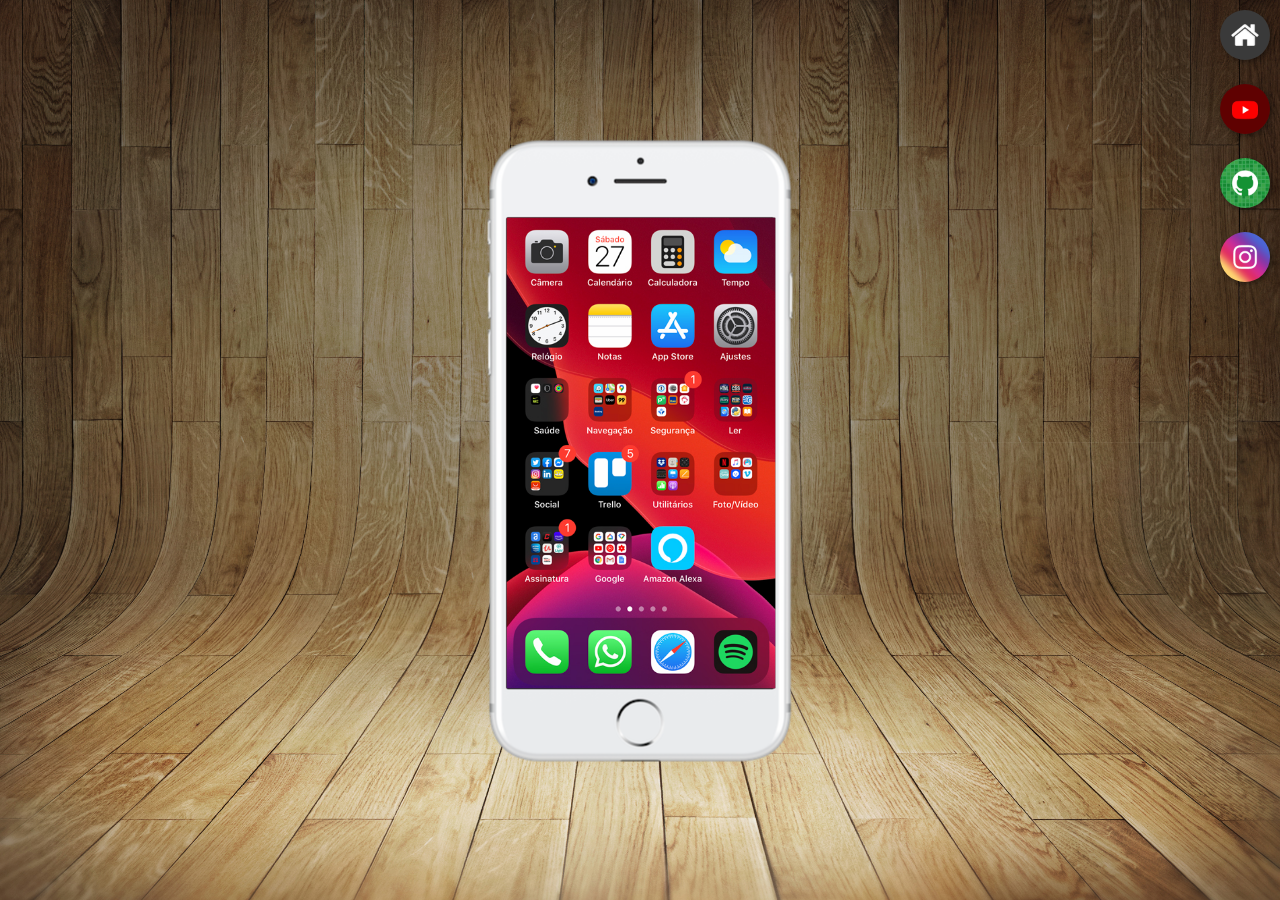
<file: index.html>
<!DOCTYPE html>
<html lang="pt-br">
<head>
    <meta charset="UTF-8">
    <meta name="viewport" content="width=device-width, initial-scale=1.0">
    <link rel="shortcut icon" href="favicon.ico" type="image/x-icon">
    <link rel="stylesheet" href="style.css">
    <title>Minhas redes</title>

</head>
<body>
    <main>
        <section id="telefone">
            <iframe src="home.html" name="tela" id="tela" frameborder="0"></iframe>

        </section>

        <section id="redes">

            <a href="home.html" target="tela"> <img src="imagens/logo-home.jpg" alt="home"></a> <br>
            <a href="youtube.html" target="tela"> <img src="imagens/logo-youtube.jpg" alt="youtube"></a> <br>
            <a href="github.html" target="tela"> <img src="imagens/logo-github.jpg" alt="github"></a> <br>
            <a href="insta.html" target="tela"> <img src="imagens/logo-instagram.jpg" alt="instagram"></a> <br>
            
        </section>
    </main>
    
</body>
</html>
</file>
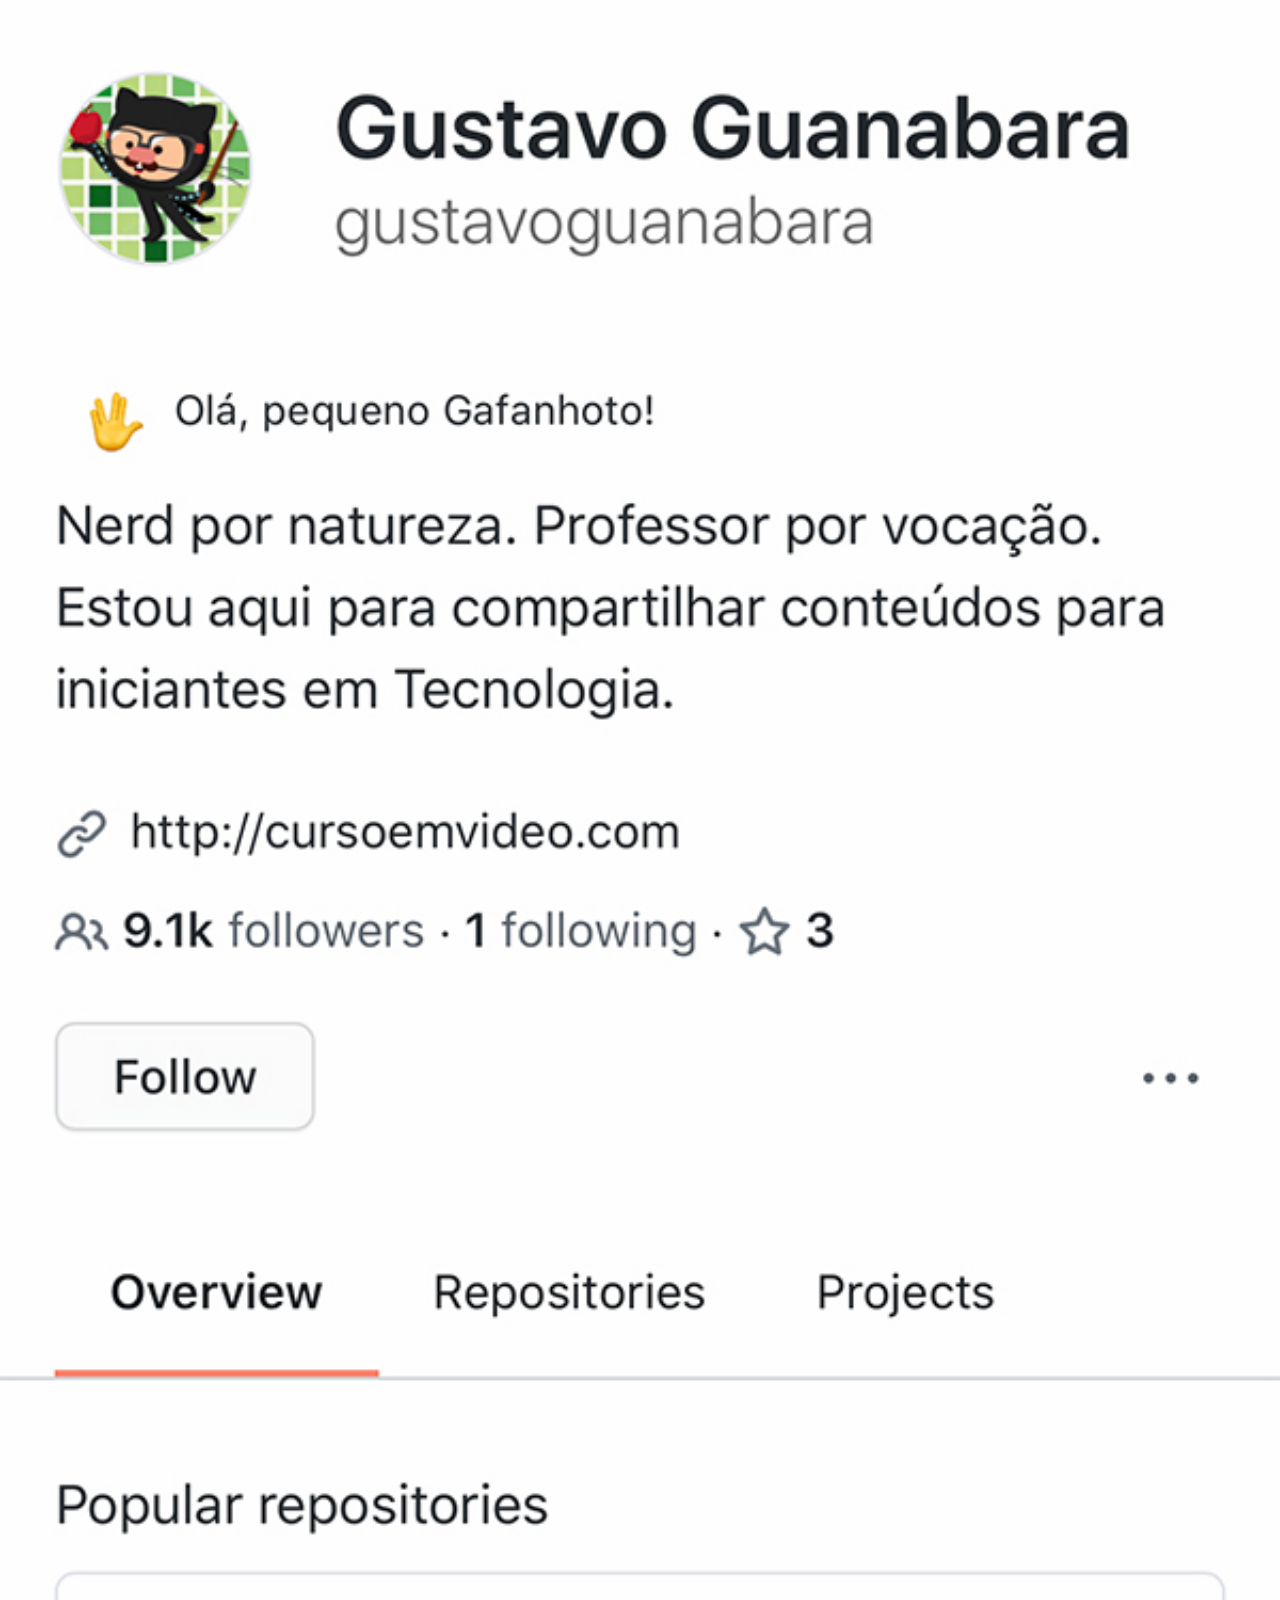
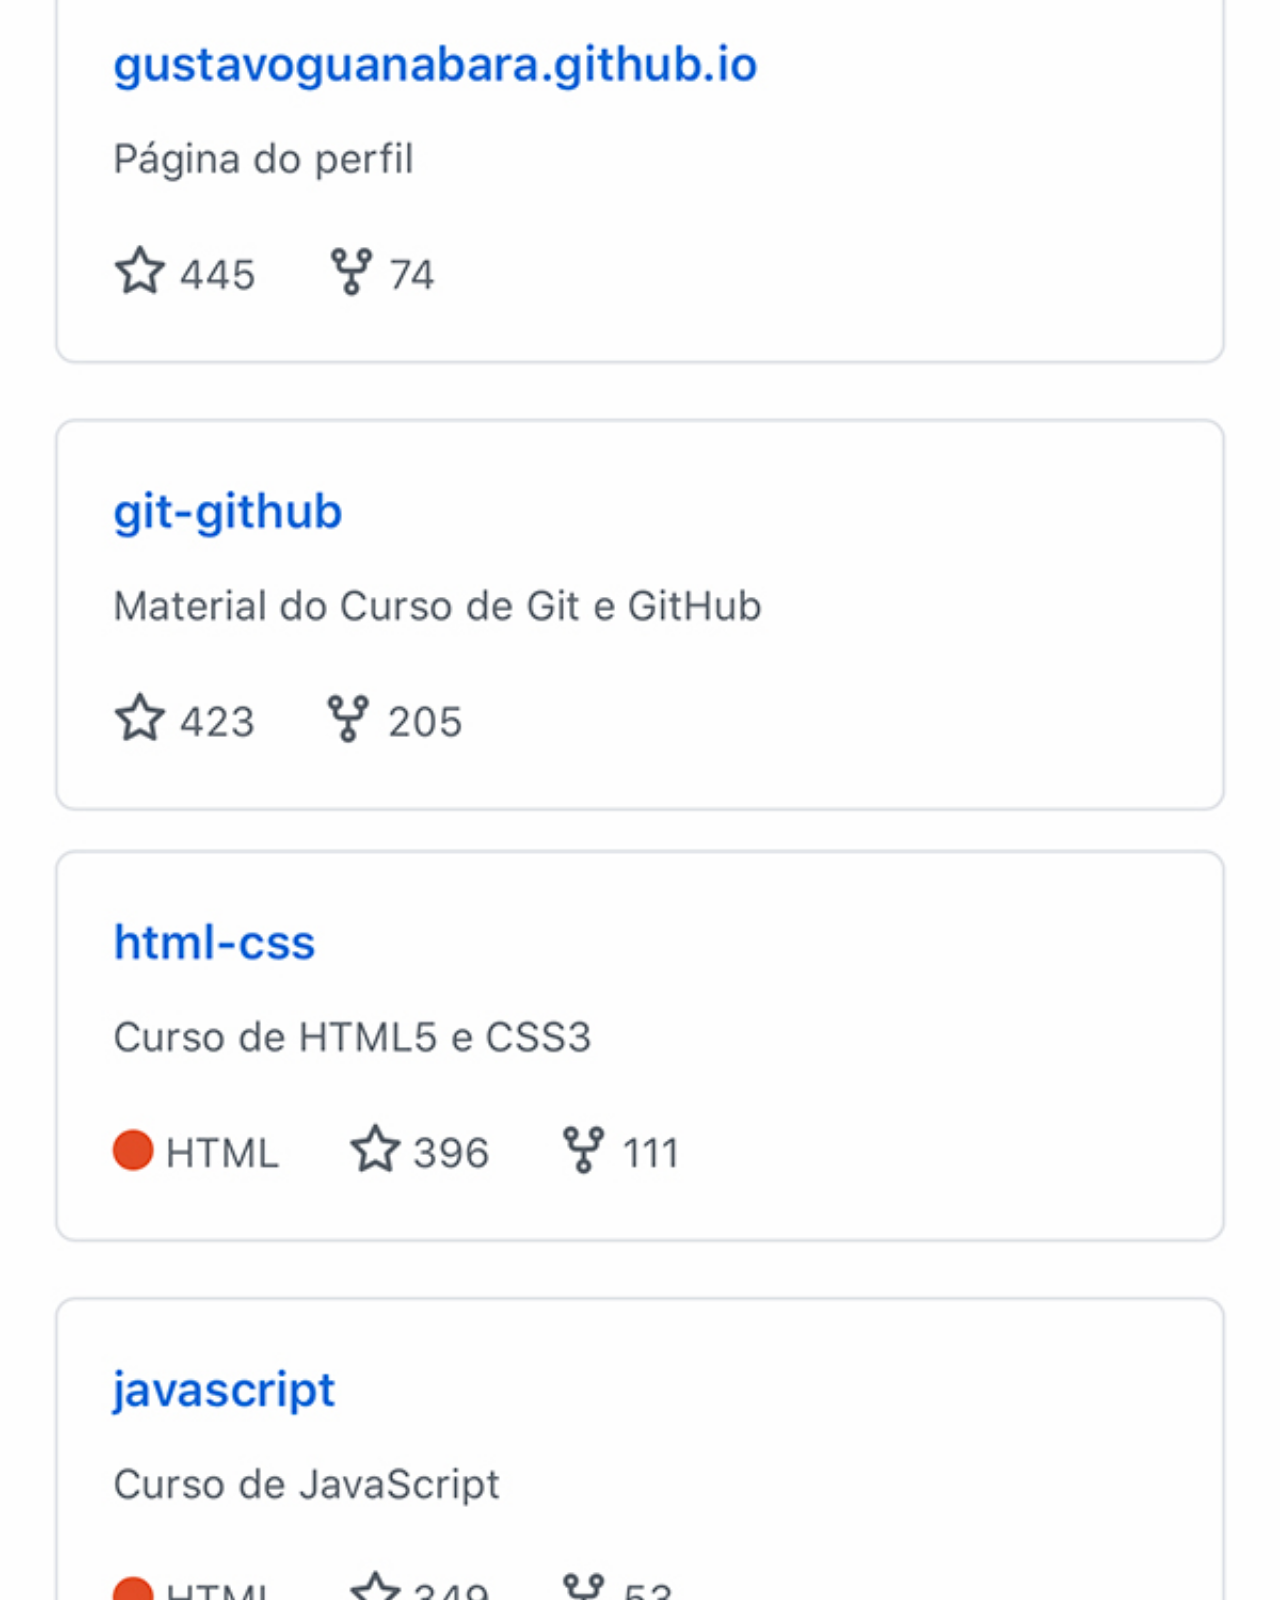
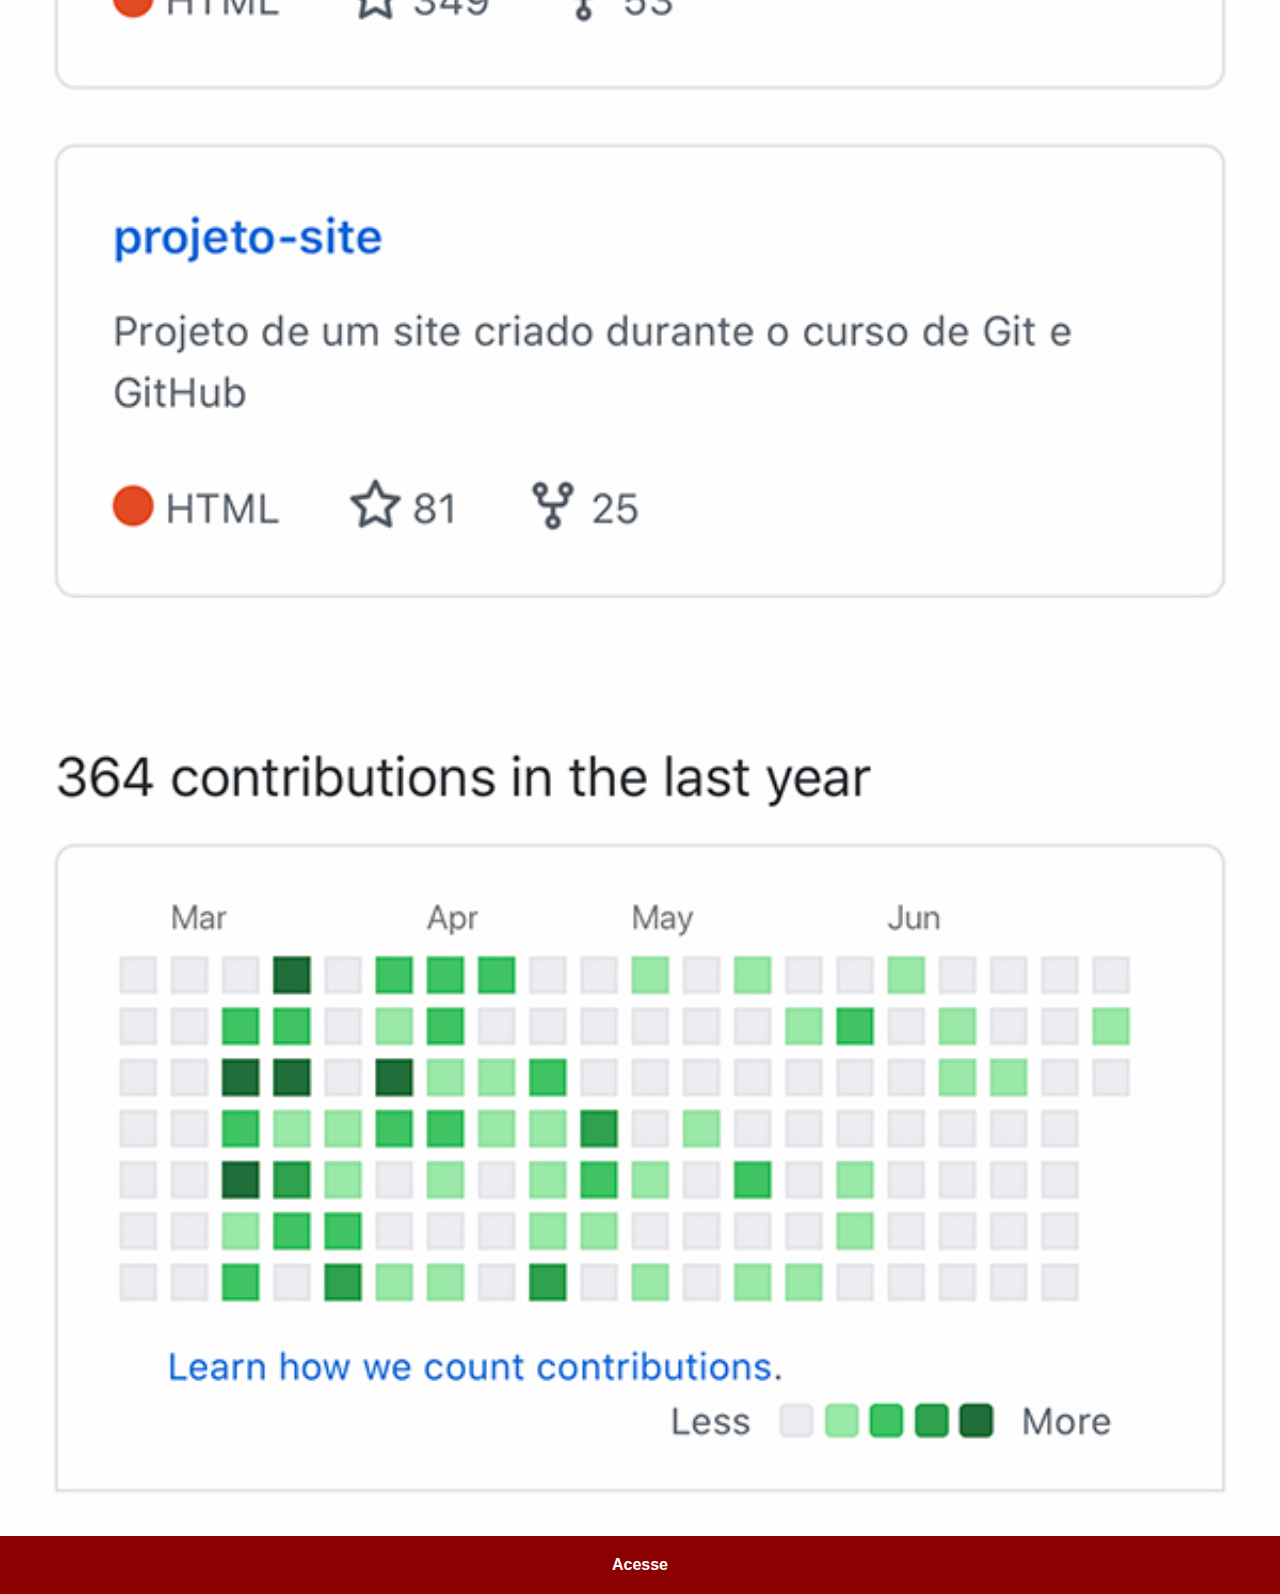
<file: github.html>
<!DOCTYPE html>
<html lang="pt-br">
<head>
    <meta charset="UTF-8">
    <meta name="viewport" content="width=device-width, initial-scale=1.0">
    <title>github</title>
    <link rel="stylesheet" href="redes.css">
</head>
<body>
    <img src="imagens/tela-github.jpg" alt="Github">
    <a href="https://github.com/1joaovdf" target="_blank"> Acesse</a>
    
</body>
</html>
</file>
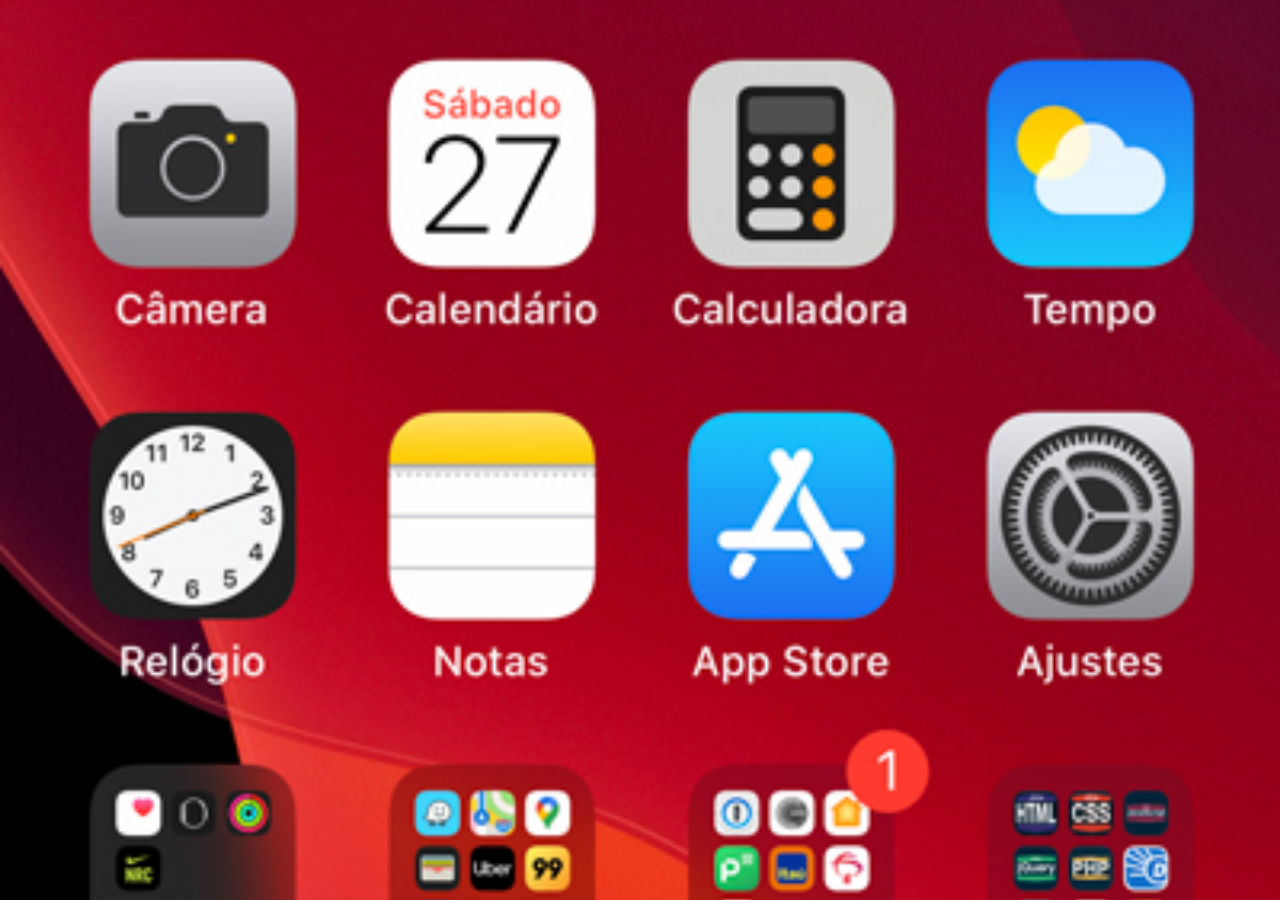
<file: home.html>
<!DOCTYPE html>
<html lang="pt-br">
<head>
    <meta charset="UTF-8">
    <meta name="viewport" content="width=device-width, initial-scale=1.0">
    <title>Home</title>
</head>
    <style>
    *{
    padding: 0px;
    margin: 0px;
    }

    body{
        width: 100vw;
        height: 100vh;
        background: black url('imagens/tela-home.jpg') no-repeat top center;
        background-size: cover;

    }
      
    </style>

<body>
    
</body>
</html>
</file>
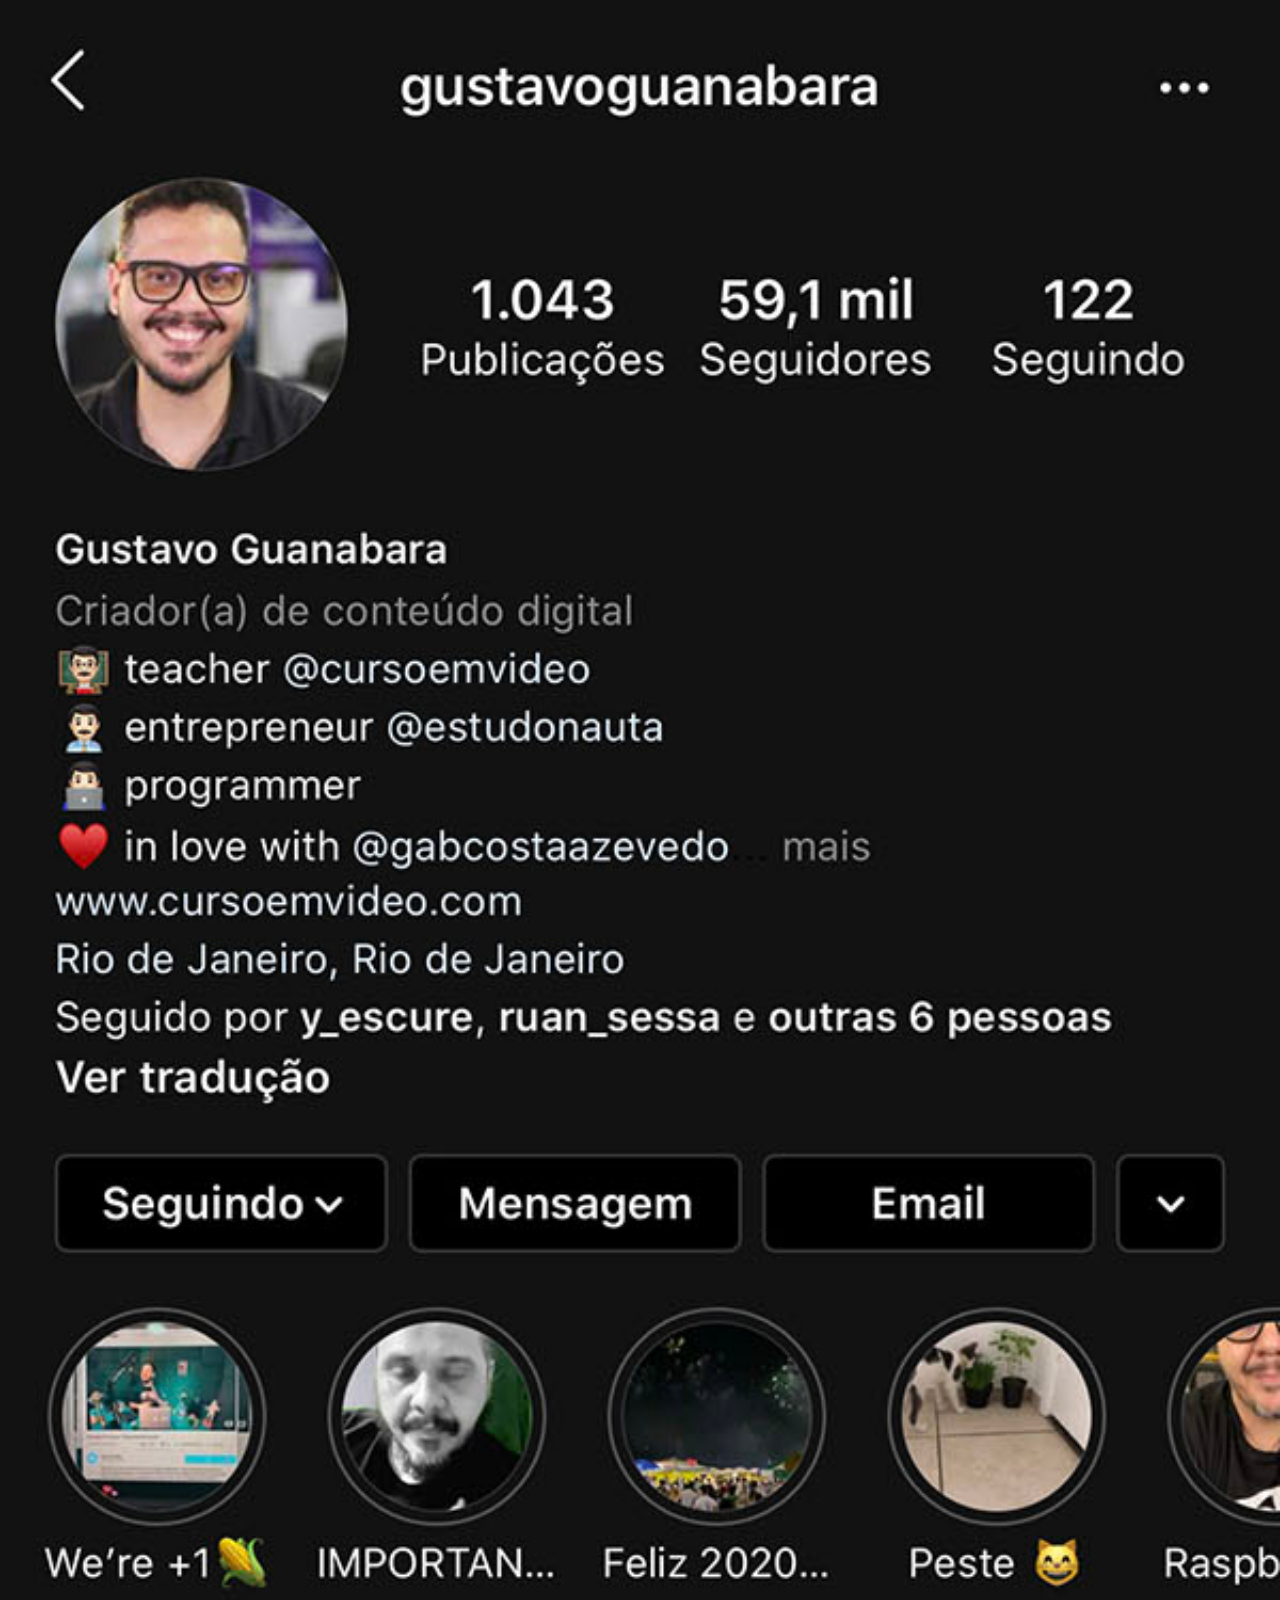
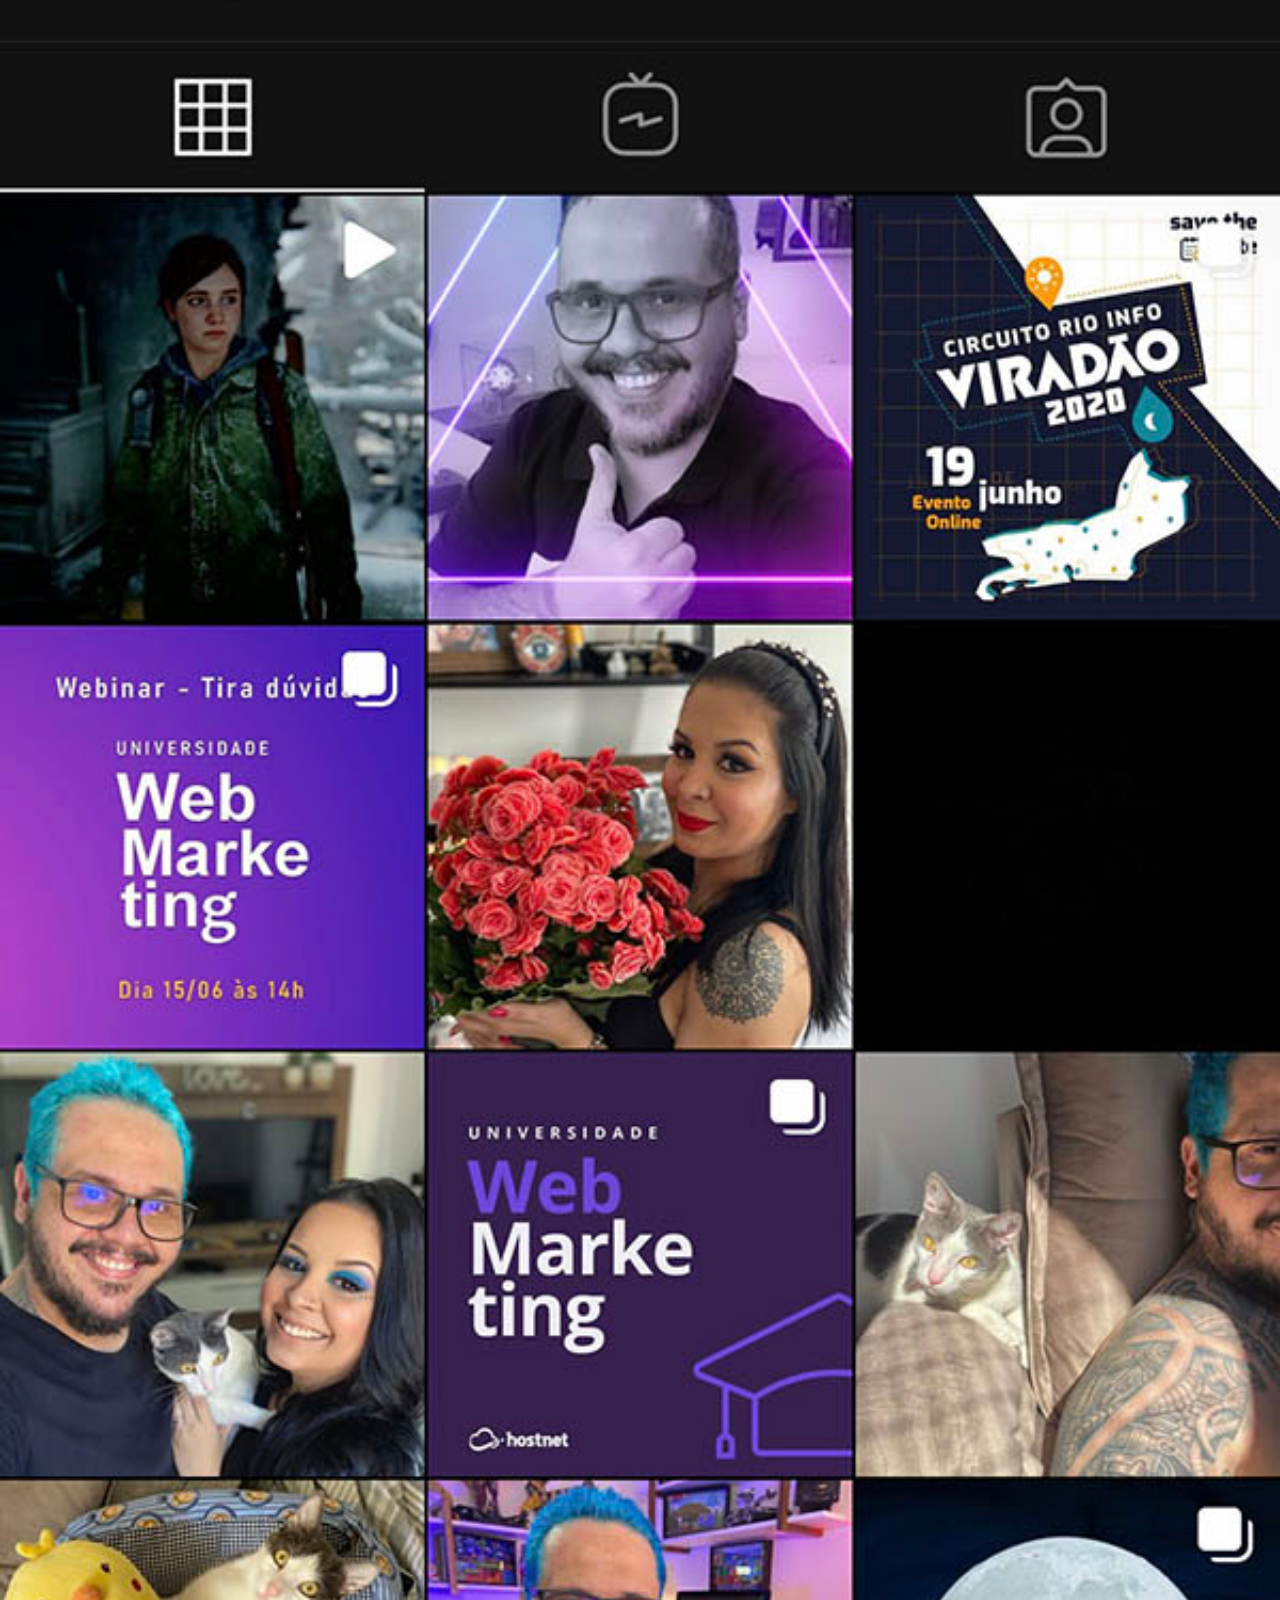
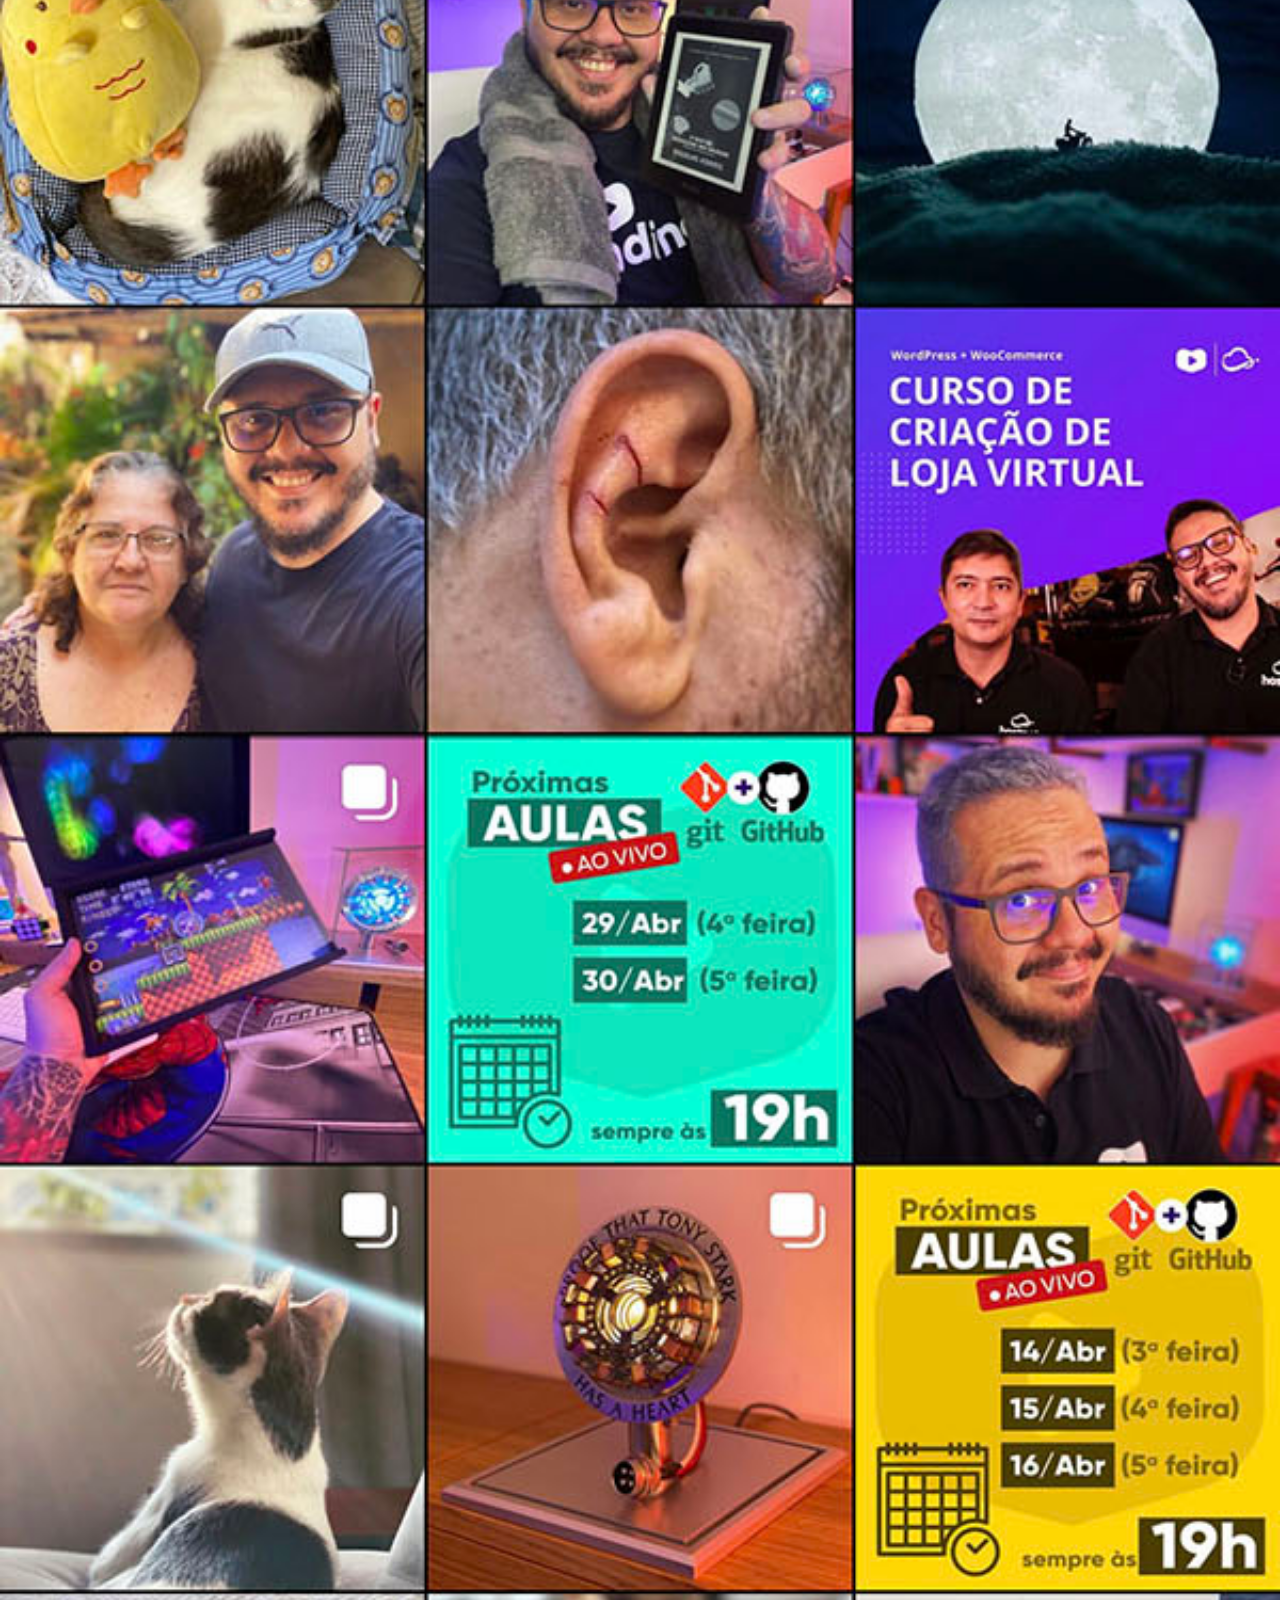
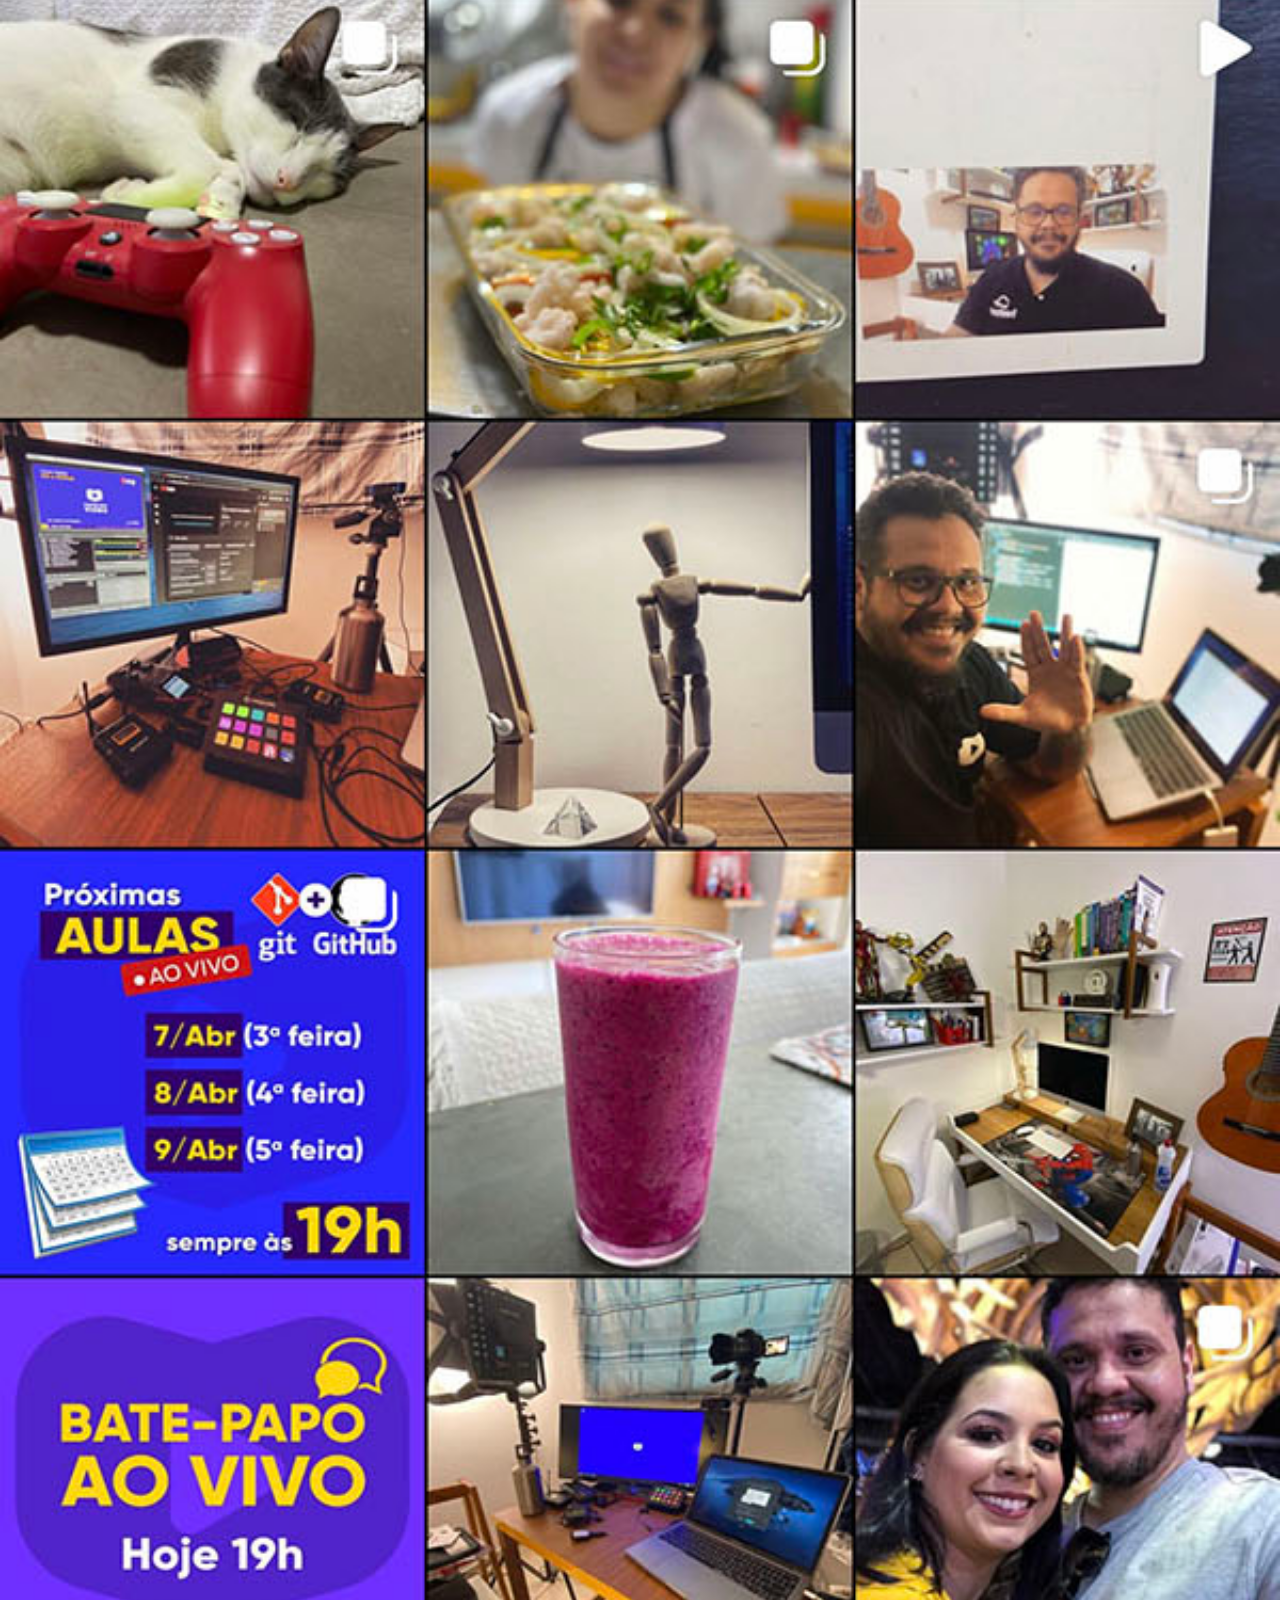
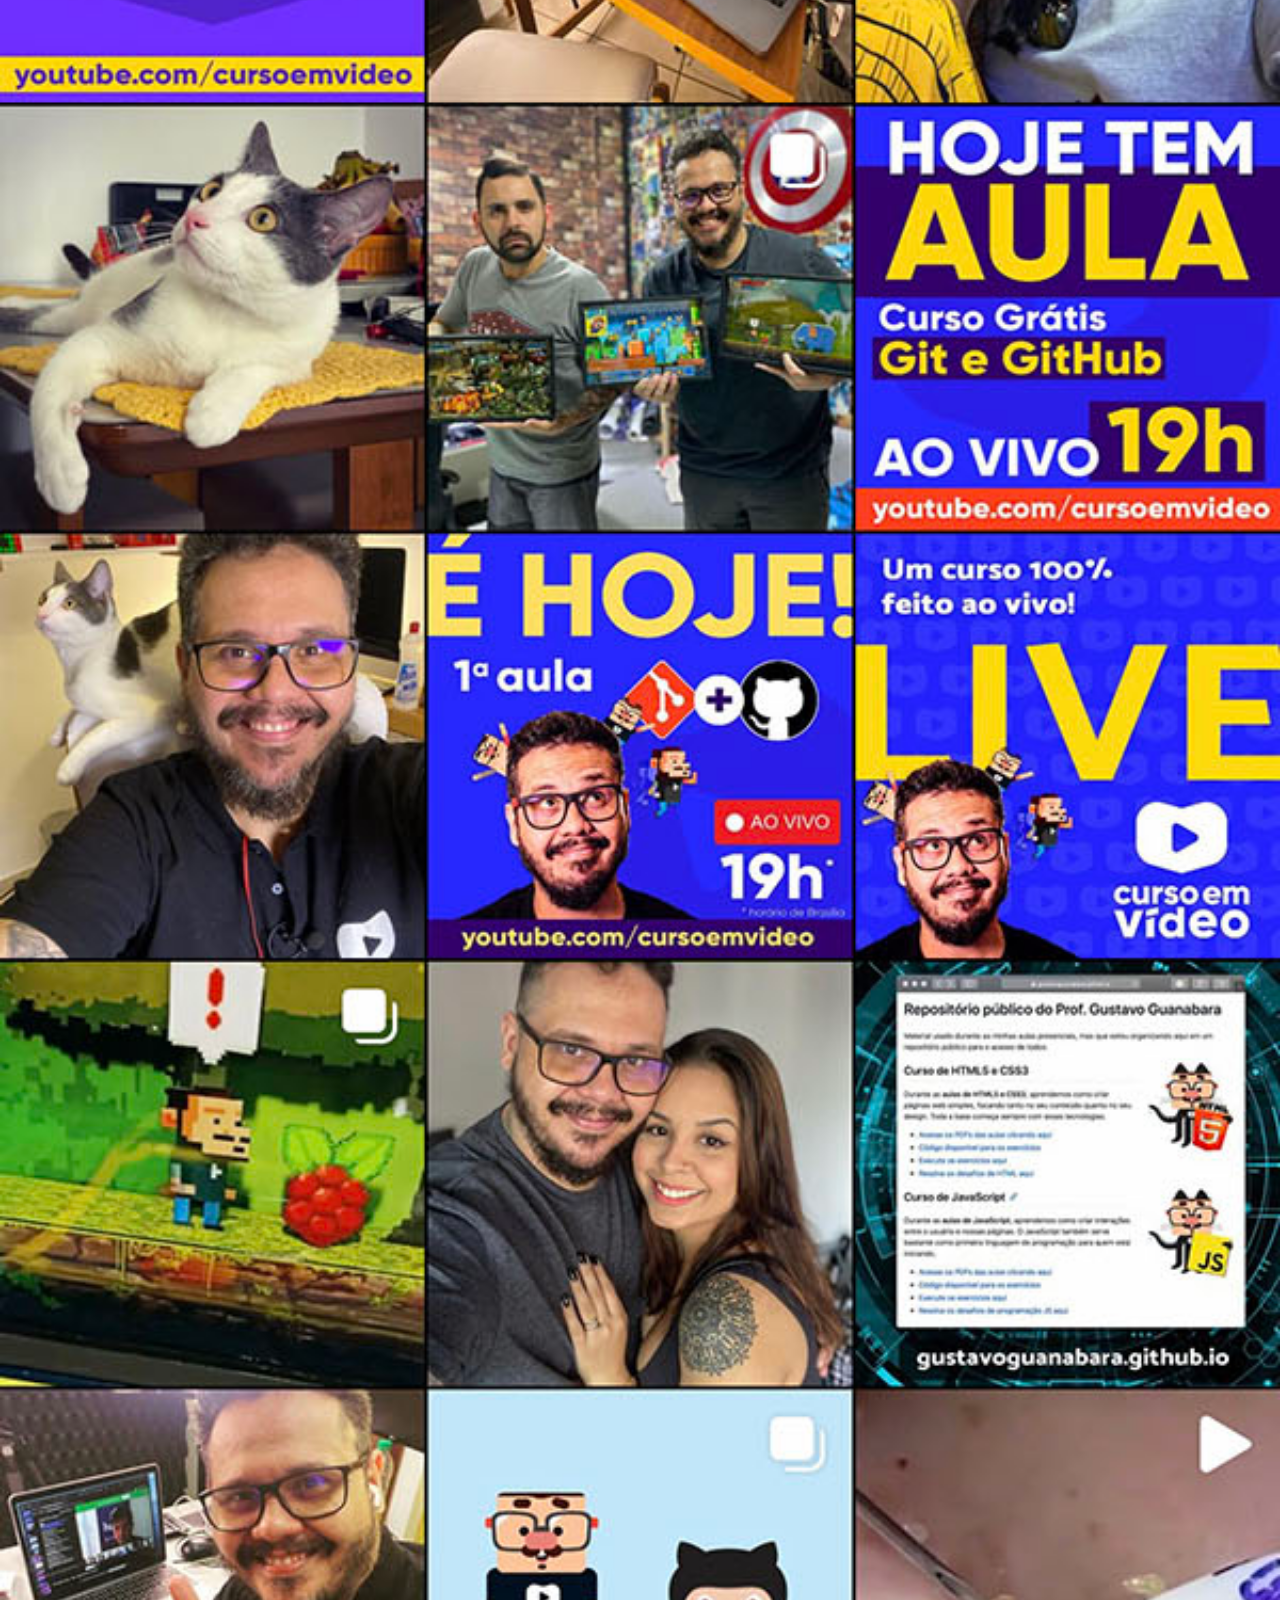
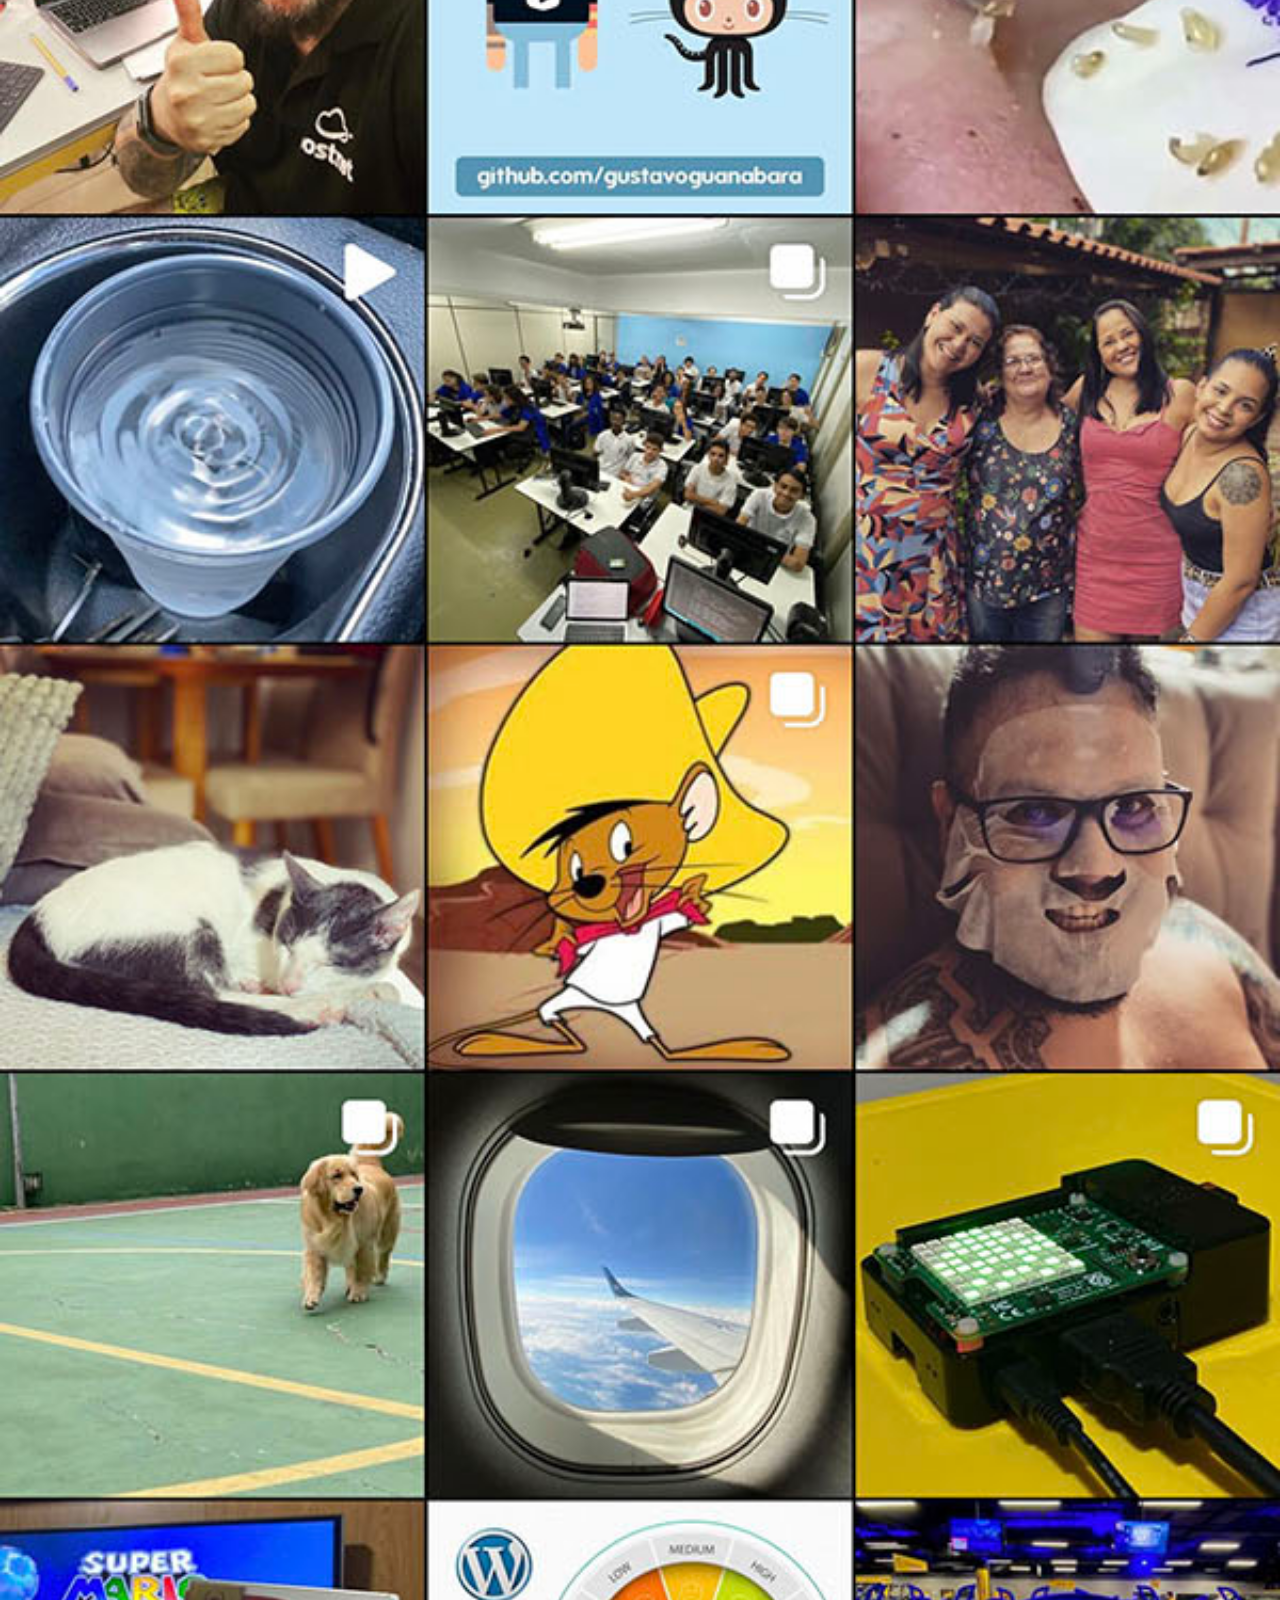
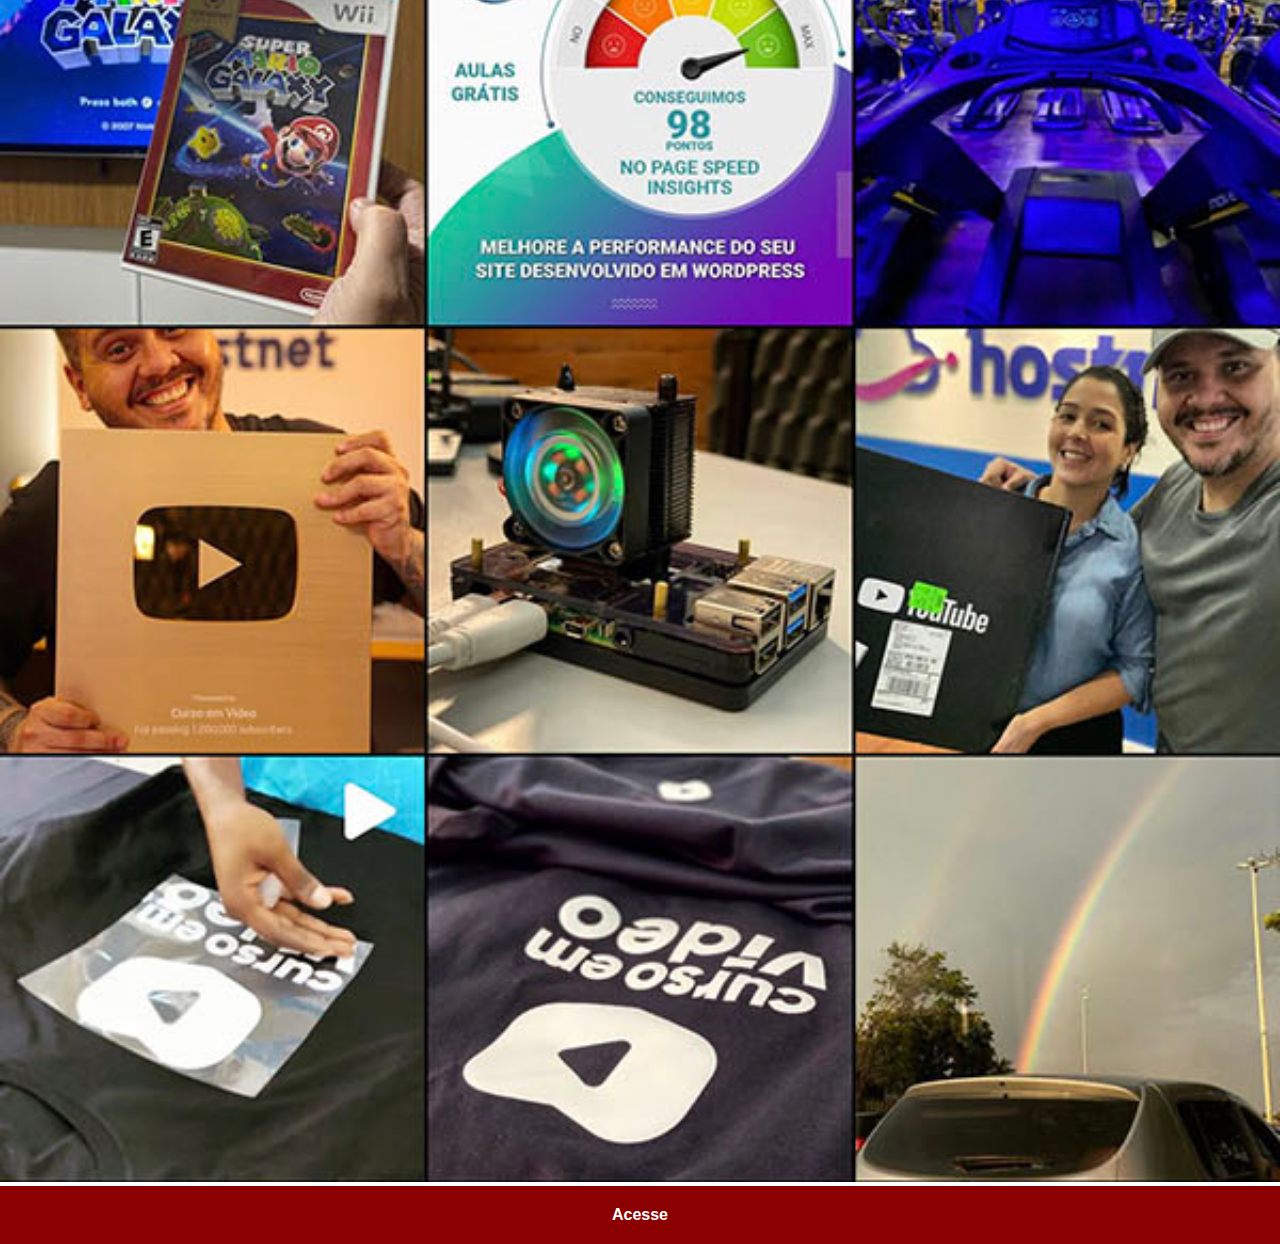
<file: insta.html>
<!DOCTYPE html>
<html lang="pt-br">
<head>
    <meta charset="UTF-8">
    <meta name="viewport" content="width=device-width, initial-scale=1.0">
    <title>Instagram</title>
    <link rel="stylesheet" href="redes.css">
</head>
<body>
    <img src="imagens/tela-instagram.jpg" alt="Instagram">
    <a href="https://www.instagram.com/joaovdf_/" target="_blank"> Acesse</a>
    
</body>
</html>
</file>
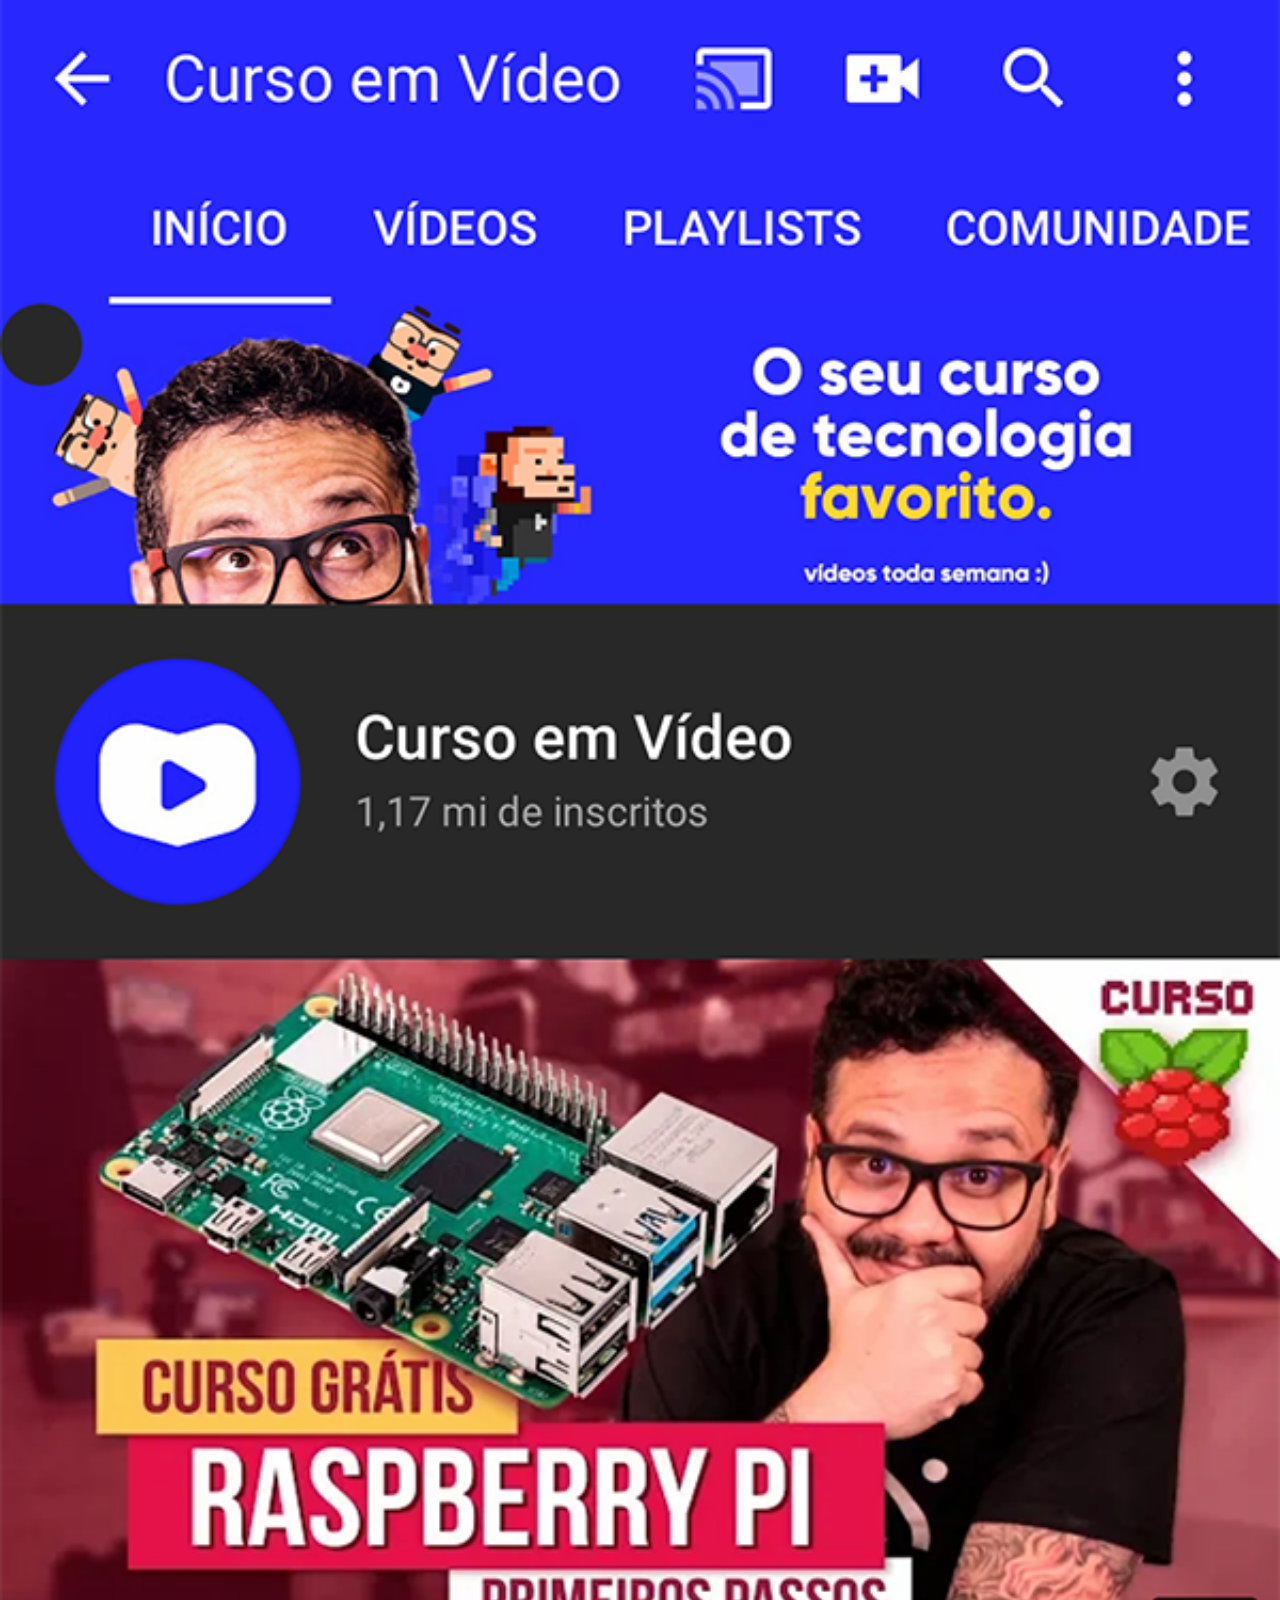
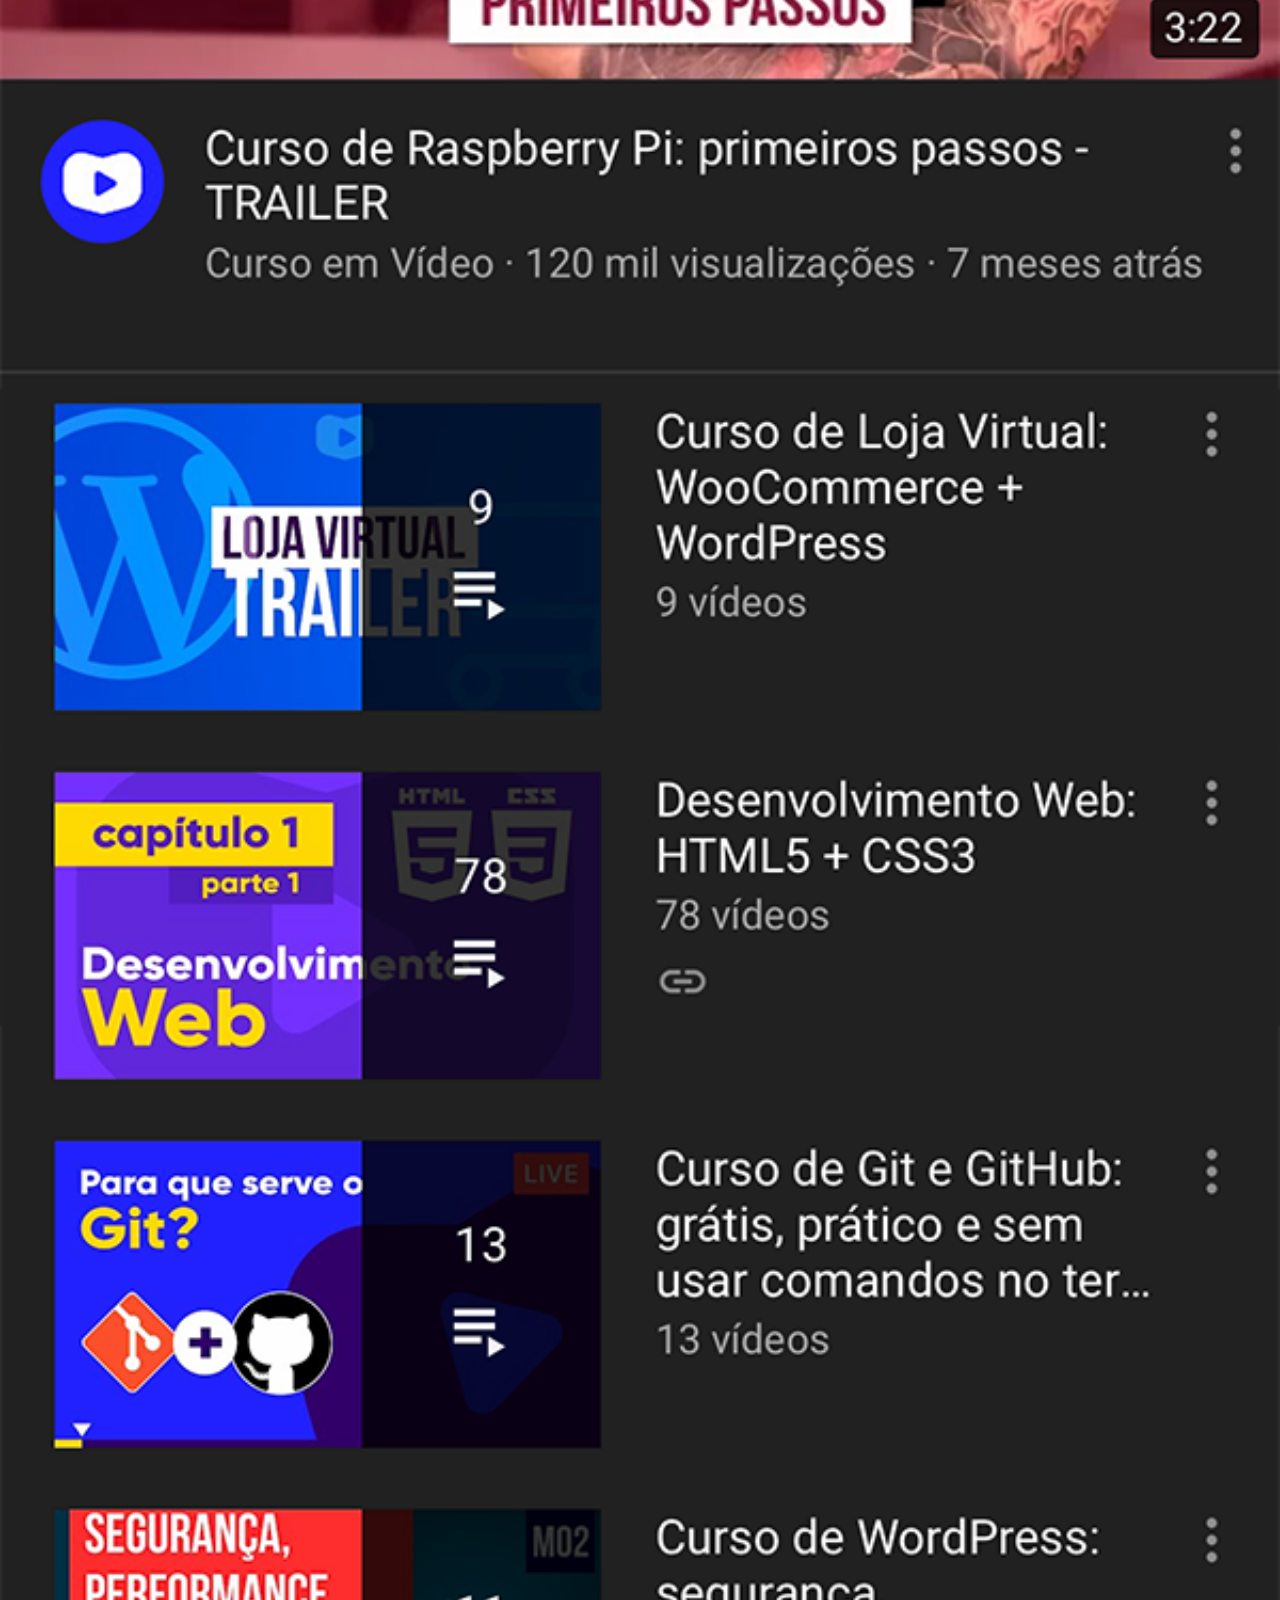
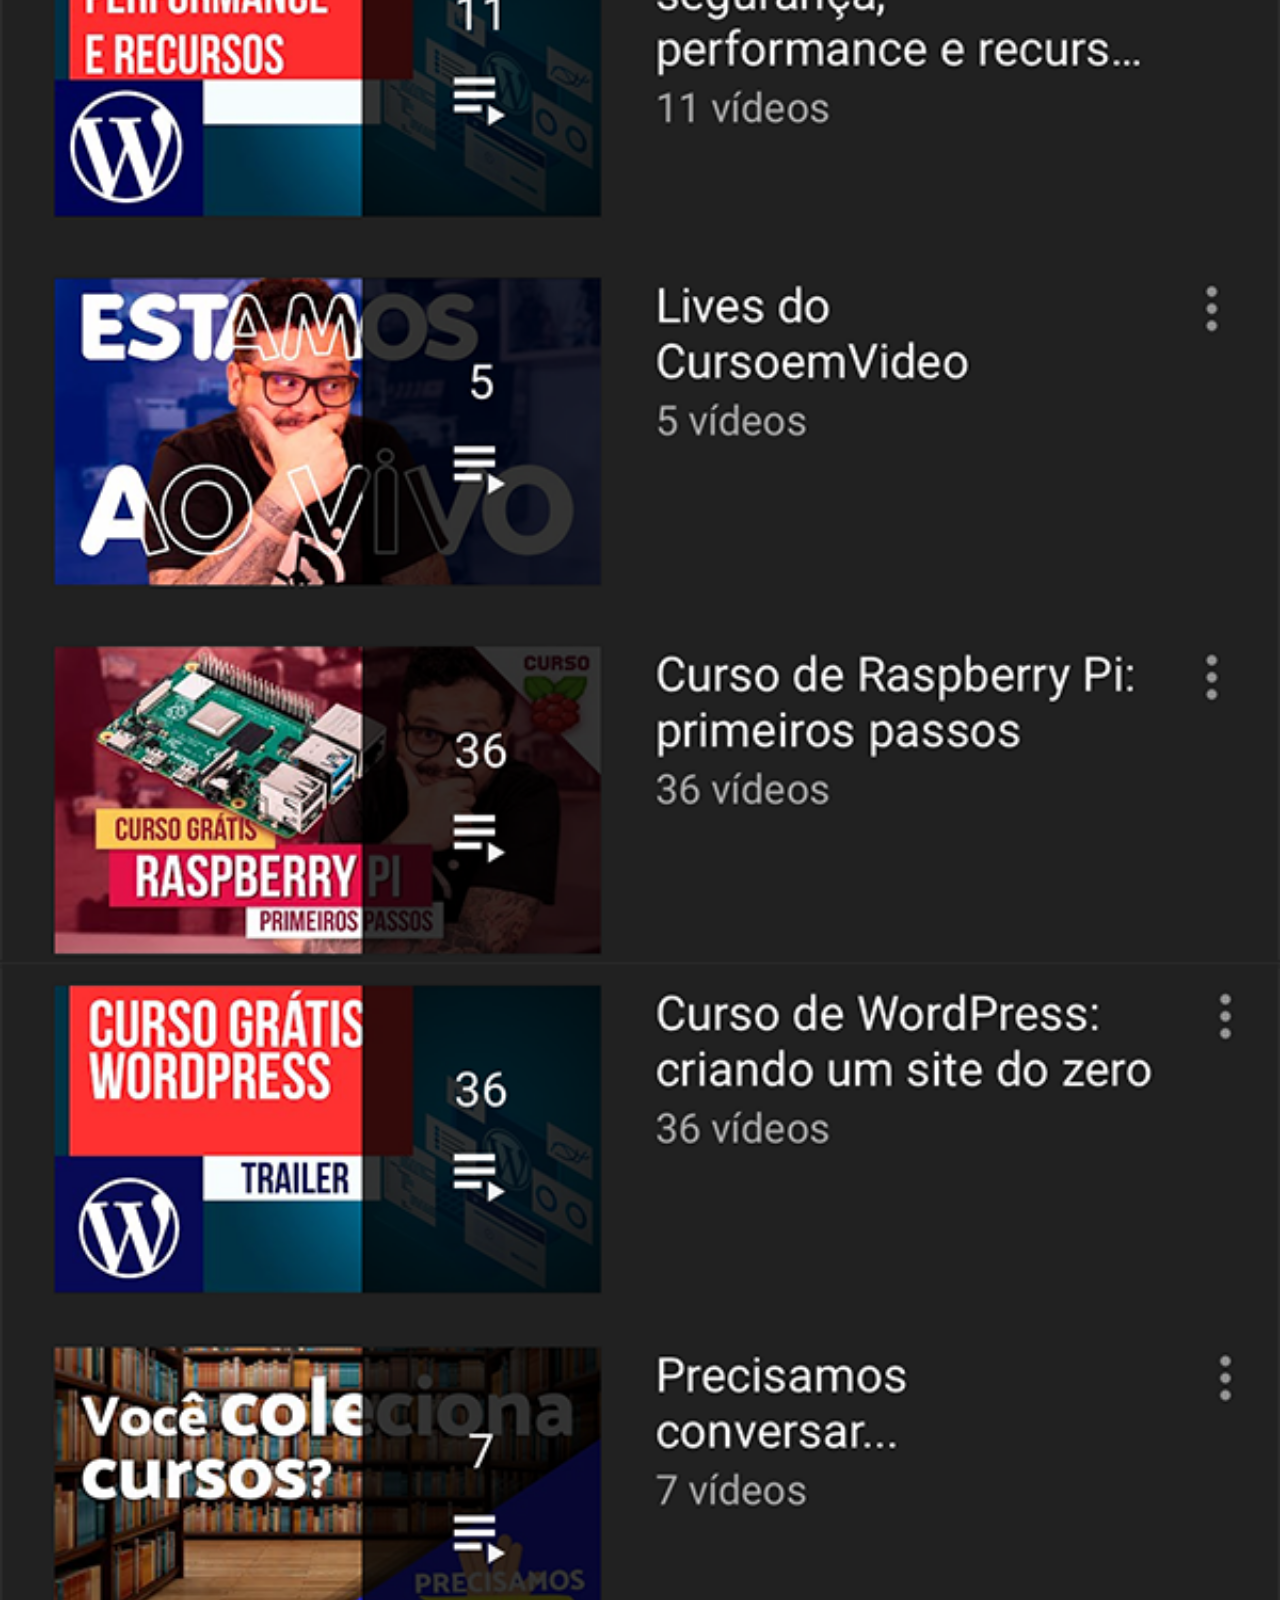
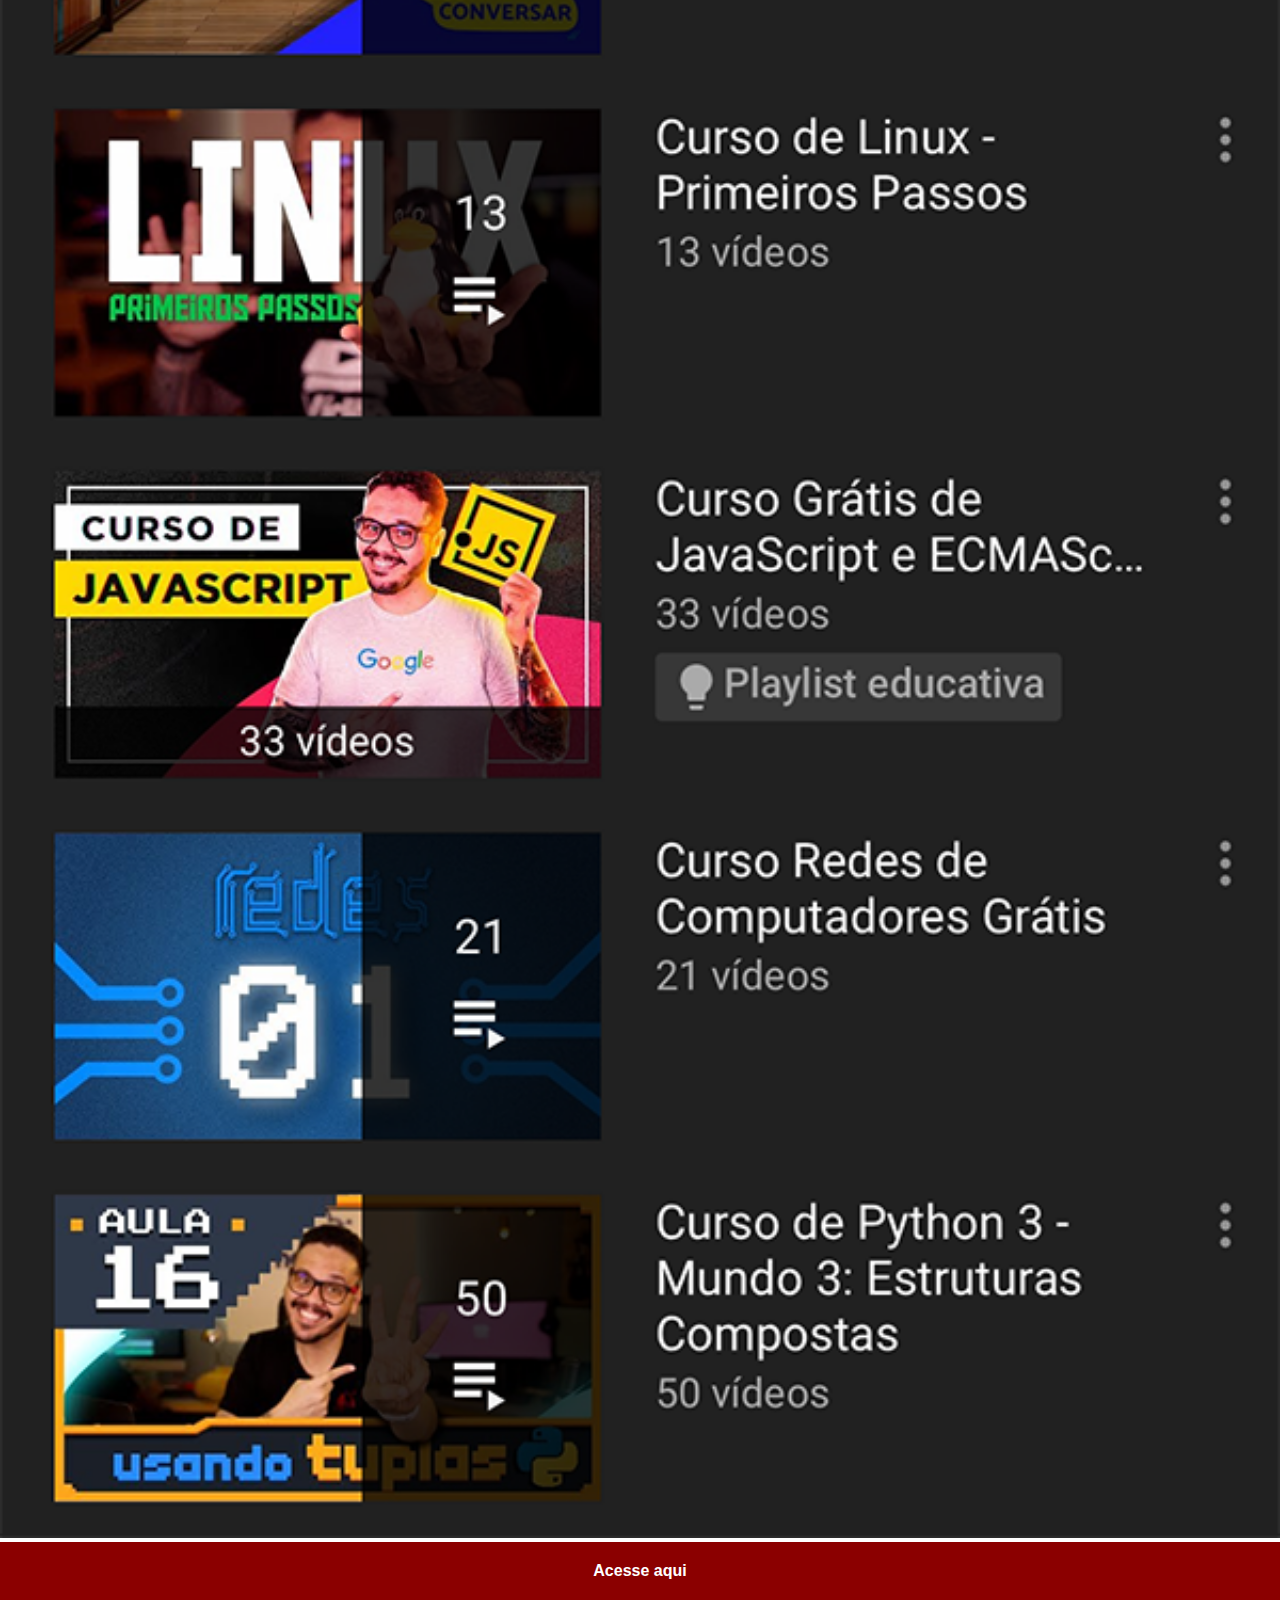
<file: youtube.html>
<!DOCTYPE html>
<html lang="pt-br">
<head>
    <meta charset="UTF-8">
    <meta name="viewport" content="width=device-width, initial-scale=1.0">
    <title>youtube</title>
    <link rel="stylesheet" href="redes.css">
</head>
<body>
    <img src="imagens/tela-youtube.png" alt="youtube">
    <a href="https://www.youtube.com/@joaovdf2940/videos" target="_blank">Acesse aqui</a>
    
</body>
</html>
</file>
<file: style.css>
@charset "UTF-8";

*{
    padding: 0px;
    margin: 0px;
}

html, body{
    height: 100vh;
    width: 100vw;
    background-color: black;
}

body{
    background: url('imagens/fundo-madeira.jpg') no-repeat top center;
    background-size: cover;
    background-attachment: fixed;
}


main{
    position: relative;
    height: 100vh;
}

section#telefone{
    position: absolute;
    top: 50%;
    left: 50%;
    transform: translate(-50%, -50%);
    background: url('imagens/frame-iphone.png') no-repeat; 
    height: 625px;
    width: 311px;

}

iframe#tela{
    position: relative;
    top: 80px;
    left: 22px;
    width: 269px;
    height: 471px;
}

section#redes{
    text-align: right;
}

section#redes img{
    width: 50px;
    margin: 10px;
    border-radius: 50%;
    box-shadow: 2px 2px 5px rgba(0, 0, 0, 0.400) ;
    box-sizing: border-box;

}

section#redes img:hover{
    border: 2px solid rgba(255, 255, 255, 0.644);
    transform: translate(-5px, -5px);
    box-shadow: 5px 5px 10px rgba(0, 0, 0, 0.692);
    transition: transform 0.5s;
    
}
</file>
<file: redes.css>
@charset "UTF-8";

*{
    margin: 0px;
    padding: 0px;
    font-family: Arial, Helvetica, sans-serif;
}

::-webkit-scrollbar {
    width: 0px;
    height: 0px;
}

img{
    width: 100vw;
}

a{
    display: block;
    background-color: darkred;
    color: white;
    padding: 20px;
    text-align: center;
    text-decoration: none;
    font-weight: bolder;
}
</file>
